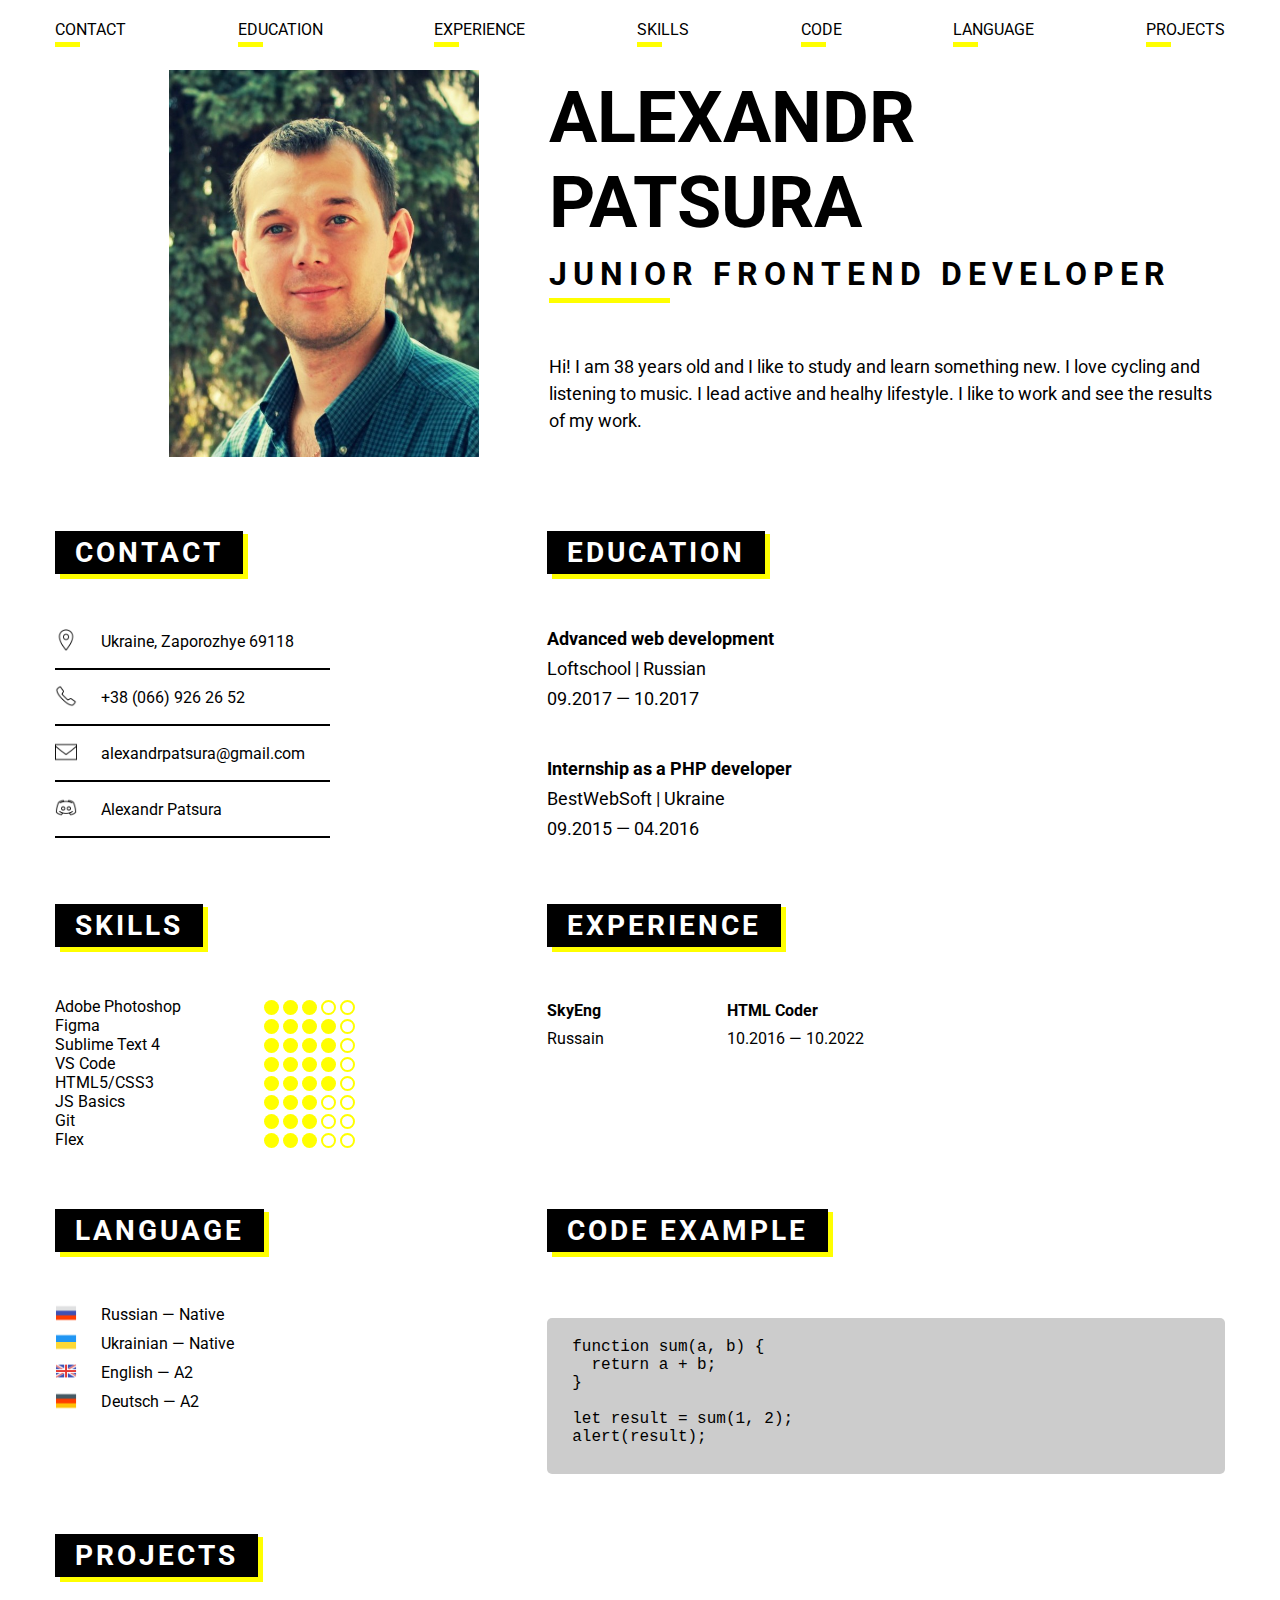
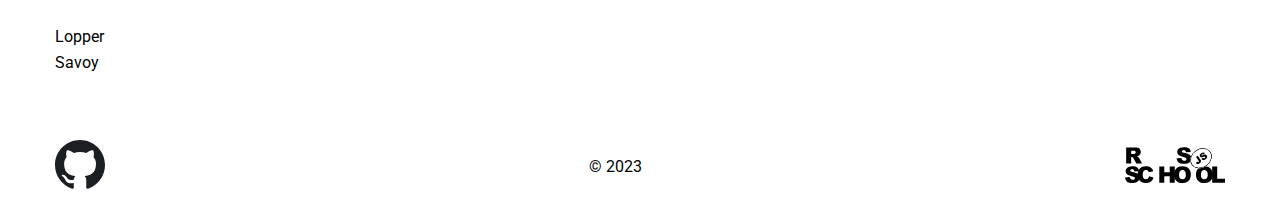
<file: index.html>
<!DOCTYPE html>
<html lang="en">

<head>
  <meta charset="UTF-8">
  <meta name="viewport" content="width=device-width, initial-scale=1.0">
  <title>CV: Alexandr Patsura</title>

  <link rel="preconnect" href="https://fonts.googleapis.com">
  <link rel="preconnect" href="https://fonts.gstatic.com" crossorigin>
  <link href="https://fonts.googleapis.com/css2?family=Roboto&display=swap" rel="stylesheet">

  <link rel="stylesheet" href="style.css">
</head>
<body>
  <div class="wrapper">
    <header class="header container">
      <nav class="nav__menu">
        <ul class="menu">
          <li class="menu__item">
            <a href="#contact" class="menu__link">Contact</a>
          </li>
          <li class="menu__item">
            <a href="#education" class="menu__link">Education</a>
          </li>
          <li class="menu__item">
            <a href="#experience" class="menu__link">Experience</a>
          </li>
          <li class="menu__item">
            <a href="#skills" class="menu__link">Skills</a>
          </li>
          <li class="menu__item">
            <a href="#code" class="menu__link">Code</a>
          </li>
          <li class="menu__item">
            <a href="#language" class="menu__link">Language</a>
          </li>
          <li class="menu__item">
            <a href="#projects" class="menu__link">projects</a>
          </li>
        </ul>

<!-- <div class="menu-wrap">
  <input type="checkbox" class="toggler">
  <div class="hamburger">
    <div></div>
  </div>
  <div class="menu__mobile">
    <div>
      <div>
        <ul>
          <li><a href="#contact" class="">Contact</a></li>
          <li><a href="#education" class="">Education</a></li>
          <li><a href="#experience" class="">Experience</a></li>
          <li><a href="#skills" class="">Skills</a></li>
          <li><a href="#code" class="">Code example</a></li>
          <li><a href="#language" class="">Language</a></li>
        </ul>
      </div>
    </div>
  </div>
</div> -->

      </nav>
    </header>

    <main class="main container">
      <div class="about">
        <div class="about__avatar">
          <picture class="avatar">
            <source srcset="./images/avatar2.jpg">
            <img src="./images/avatar.jpg" alt="avatar" class="avatar__image">
          </picture>
        </div>

        <div class="about__user">
          <h1 class="user__name">Alexandr <br> Patsura</h1>
          <p class="user__desc">Junior Frontend developer</p>

          <p class="about__text">Hi! I am 38 years old and I like to study and learn something new. I love cycling and listening to music. I lead active and healhy lifestyle. I like to work and see the results of my work.</p>
        </div>
      </div>

      <div class="section__wrapper">
        <section class="section contact">
          <h2 id="contact" class="section__title">Contact</h2>
          <ul class="contact__list">
            <li class="contact__item">
              <a href="https://goo.gl/maps/6YW11MnCN6Ni6JfD8" class="contact__link">
                <span class="contact__icon"><img src="./images/location.png" alt="location"></span> Ukraine, Zaporozhye 69118</a>
            </li>
            <li class="contact__item">
              <a href="tel:+380669262652" class="contact__link">
                <span class="contact__icon"><img src="./images/phone.png" alt="phone"></span> +38 (066) 926 26 52</a>
            </li>
            <li class="contact__item">
              <a href="mailto:alexandrpatsura@gmail.com" class="contact__link">
                <span class="contact__icon"><img src="./images/email.png" alt="email"></span> alexandrpatsura@gmail.com</a>
            </li>
            <li class="contact__item">
              <a href="https://discordapp.com/users/xander9672" class="contact__link">
                <span class="contact__icon"><img src="./images/discord.png" alt="discord"></span> Alexandr Patsura</a>
            </li>
          </ul>
        </section>

        <section class="section education">
          <h2 id="education" class="section__title">Education</h2>
          <ul class="education__list">
            <li class="education__item">
              <p class="education__speciality">Advanced web development</p>
              <p>Loftschool | Russian</p>
              <p>09.2017 — 10.2017</p>
            </li>
            <li class="education__item">
              <p class="education__speciality">Internship as a PHP developer</p>
              <p>BestWebSoft | Ukraine</p>
              <p>09.2015 — 04.2016</p>
            </li>
          </ul>
        </section>

        <section class="section skills">
          <h2 id="skills" class="section__title">Skills</h2>
          <!-- <div class="skills__block"> -->
            <ul class="skills__list">
              <li class="skills__item">Adobe Photoshop
                <span>
                  <span class="rating__circle-full"></span>
                  <span class="rating__circle-full"></span>
                  <span class="rating__circle-full"></span>
                  <span class="rating__circle-empty"></span>
                  <span class="rating__circle-empty"></span>
                </span>
              </li>
              <li class="skills__item">Figma
                <span>
                  <span class="rating__circle-full"></span>
                  <span class="rating__circle-full"></span>
                  <span class="rating__circle-full"></span>
                  <span class="rating__circle-full"></span>
                  <span class="rating__circle-empty"></span>
                </span>
              </li>
              <li class="skills__item">Sublime Text 4
                <span>
                  <span class="rating__circle-full"></span>
                  <span class="rating__circle-full"></span>
                  <span class="rating__circle-full"></span>
                  <span class="rating__circle-full"></span>
                  <span class="rating__circle-empty"></span>
                </span>
              </li>
              <li class="skills__item">VS Code
                <span>
                  <span class="rating__circle-full"></span>
                  <span class="rating__circle-full"></span>
                  <span class="rating__circle-full"></span>
                  <span class="rating__circle-full"></span>
                  <span class="rating__circle-empty"></span>
                </span>
              </li>
              <li class="skills__item">HTML5/CSS3
                <span>
                  <span class="rating__circle-full"></span>
                  <span class="rating__circle-full"></span>
                  <span class="rating__circle-full"></span>
                  <span class="rating__circle-full"></span>
                  <span class="rating__circle-empty"></span>
                </span>
              </li>
              <li class="skills__item">JS Basics
                <span>
                  <span class="rating__circle-full"></span>
                  <span class="rating__circle-full"></span>
                  <span class="rating__circle-full"></span>
                  <span class="rating__circle-empty"></span>
                  <span class="rating__circle-empty"></span>
                </span>
              </li>
              <li class="skills__item">Git
                <span>
                  <span class="rating__circle-full"></span>
                  <span class="rating__circle-full"></span>
                  <span class="rating__circle-full"></span>
                  <span class="rating__circle-empty"></span>
                  <span class="rating__circle-empty"></span>
                </span>
              </li>
              <li class="skills__item">Flex
                <span>
                  <span class="rating__circle-full"></span>
                  <span class="rating__circle-full"></span>
                  <span class="rating__circle-full"></span>
                  <span class="rating__circle-empty"></span>
                  <span class="rating__circle-empty"></span>
                </span>
              </li>
            </ul>
          <!-- </div> -->
        </section>

        <section class="section experience">
          <h2 id="experience" class="section__title">Experience</h2>
          <ul class="experience__list">
            <li class="experience__item">
              <div>
                <p>SkyEng</p>
                <p>Russain</p>
              </div>
              <div>
                <p>HTML Coder</p>
                <p>10.2016 — 10.2022</p>
              </div>
            </li>
          </ul>
        </section>

        <section class="section language">
          <h2 id="language" class="section__title">Language</h2>
          <ul class="language__list">
            <li class="language__item">
              <span class="contact__icon"><img src="./images/russian.png" alt="Russian flag"></span> Russian — Native
            </li>
            <li class="language__item">
              <span class="contact__icon"><img src="./images/ukraine.png" alt="Ukrainian flag"></span> Ukrainian — Native
            </li>
            <li class="language__item">
              <span class="contact__icon"><img src="./images/britain.png" alt="English flag"></span> English — A2
            </li>
            <li class="language__item">
              <span class="contact__icon"><img src="./images/germany.png" alt="Deutsch flag"></span> Deutsch — A2
            </li>
          </ul>
        </section>

        <section class="section code">
          <h2 id="code" class="section__title">Code example</h2>
          <pre class="code__example">
function sum(a, b) {
  return a + b;
}

let result = sum(1, 2);
alert(result);
                  </pre>
        </section>

        <section class="section projects">
          <h2 id="projects" class="section__title">Projects</h2>
          <ul class="projects__menu">
            <li class="projects__item">
              <a href="https://apatsura.github.io/Lopper/build" target="_blank" class="projects__link">Lopper</a>
            </li>
            <li class="projects__item">
              <a href="https://apatsura.github.io/savoy/build" target="_blank" class="projects__link">Savoy</a>
            </li>
          </ul>
        </section>
      </div>
    </main>

    <footer class="footer container">
      <div class="footer__github">
        <a href="https://github.com/apatsura">
          <img src="./images/github.svg" alt="github-icon" class="icon__github">
        </a>
      </div>
      <div class="footer__copyright">© 2023</div>
      <div class="footer__rss">
        <a href="https://rs.school/js/">
          <img src="./images/rs_school_js.svg" alt="rsschool-icon" class="icon__rss">
        </a>
      </div>
    </footer>
  </div>
</body>
</html>
</file>
<file: style.css>
/* ======================== ResetCSS ======================== */
*,
*::after,
*::before {
  box-sizing: border-box;
}

html,
body {
  font-family: 'Roboto', sans-serif;
  font-size: 16px;
  color: #000;
  background-color: #fff;

  margin: 0;
  padding: 0;
}

h1, h2, h3, h4, h5, h6, p, a, ul, li {
  margin: 0;
  padding: 0;
}

ul {
  font-size: 0;
}

li {
  list-style-type: none;
}

li, a, p {
  font-size: 1rem;
}

a {
  text-decoration: none;
}

img {
  max-width: 100%;
  height: auto;
}


/* ======================== Structure ======================== */
.wrapper {
  display: flex;
  flex-direction: column;
  align-items: center;
  min-width: 320px;
  min-height: 100vh;
  overflow: hidden;
}

.container {
  max-width: 1200px;
  width: 100%;
  padding: 0 15px;
}

/* ======================== Header ======================== */
.header {
  min-height: 60px;
}

.menu {
  display: flex;
  justify-content: space-between;
}

.menu__item {
  padding: 20px 0;
}

.menu__link {
  color: #000;
  text-transform: uppercase;
  position: relative;
}

.menu__link::after {
  content: '';
  display: block;
  width: 25px;
  height: 5px;
  background-color: #ff0;
  position: absolute;
  bottom: -8px;
  transition: all .5s linear;
}

.menu__link:hover::after {
  width: 99%;
}

/* ======================== Mobile menu ======================== */
.menu-wrap {
  display: none;
  z-index: 1;
}

.menu-wrap .toggler {
  position: absolute;
  top: 0;
  right: 0;
  z-index: 2;
  cursor: pointer;
  width: 50px;
  height: 50px;
  opacity: 0;
}

.menu-wrap .hamburger {
  position: absolute;
  top: 0;
  right: 0;
  z-index: 1;
  width: 60px;
  height: 60px;
  padding: 1rem;
  display: flex;
  align-items: center;
  justify-content: center;
  background-color: #ccc;
}

/* Hamburger line */
.menu-wrap .hamburger  div {
  position: relative;
  width: 100%;
  height: 2px;
  background-color: #ff0;
  display: flex;
  align-items: center;
  justify-content: center;
  transition: all 0.4s ease;
}

/* Top and bottom lines */
.menu-wrap .hamburger > div:before,
.menu-wrap .hamburger > div:after {
  content: '';
  position: absolute;
  z-index: 1;
  top: -10px;
  width: 100%;
  height: 2px;
  background: inherit;
}

/* Moves line down */
.menu-wrap .hamburger>div:after {
  top: 10px;
}

/* Toggler animate */
.menu-wrap .toggler:checked+.hamburger>div {
  transform: rotate(135deg);
}

/* Turn Lines into X */
.menu-wrap .toggler:checked+.hamburger>div:before,
.menu-wrap .toggler:checked+.hamburger>div:after {
  top: 0;
  transform: rotate(90deg);
}

/* Rotate on hover when checked */
.menu-wrap .toggler:checked:hover+.hamburger>div {
  transform: rotate(225deg);
}

/* Show menu */
.menu-wrap .toggler:checked~.menu__mobile {
  visibility: visible;
}

.menu-wrap .toggler:checked~.menu__mobile>div {
  transform: scale(1);
  transition-duration: 0.75s;
}

.menu-wrap .toggler:checked~.menu__mobile>div>div {
  opacity: 1;
  transition: opacity 0.4s ease;
}

.menu-wrap .menu__mobile {
  position: fixed;
  top: 0;
  left: 0;
  width: 100%;
  height: 100%;
  visibility: hidden;
  overflow: hidden;
  display: flex;
  align-items: center;
  justify-content: center;
}

.menu-wrap .menu__mobile>div {
  background-color: rgba(24, 39, 51, 0.85);
  border-radius: 50%;
  width: 200vw;
  height: 200vw;
  display: flex;
  flex: none;
  align-items: center;
  justify-content: center;
  transform: scale(0);
  transition: all 0.4s ease;
}

.menu-wrap .menu__mobile>div>div {
  text-align: center;
  max-width: 90vw;
  max-height: 100vh;
  opacity: 0;
  transition: opacity 0.4s ease;
}

.menu-wrap .menu__mobile>div>div>ul>li {
  list-style: none;
  color: #fff;
  font-size: 1.5rem;
  padding: 1rem;
}

.menu-wrap .menu__mobile>div>div>ul>li>a {
  color: inherit;
  text-decoration: none;
  transition: color 0.4s ease;
}


/* ======================== Main ======================== */
.section:not(:last-child) {
  margin-bottom: 50px;
}

.section__wrapper {
  display: flex;
  gap: 10px 15px;
  flex-wrap: wrap;
  margin-bottom: 50px;
}

.section:nth-child(odd) {
  flex: 1 1 40%;
}

.section:nth-child(even) {
  flex: 10 1 50%;
}

.section__title {
  text-transform: uppercase;
  background-color: #000;
  color: #fff;
  font-weight: bold;
  text-align: center;
  display: inline-block;
  padding: 5px 20px;
  font-size: 28px;
  letter-spacing: 3px;
  margin-bottom: 50px;
  position: relative;
}

.section__title::after {
  content: '';
  display: block;
  width: 100%;
  height: 45px;
  position: absolute;
  border-right: 5px solid #ff0;
  border-bottom: 5px solid #ff0;
  top: 3px;
  left: 5px;
}

/* ======================== About ======================== */
.about {
  display: flex;
  gap: 10px 15px;
  margin-top: 10px;
  margin-bottom: 70px
}

.about__avatar {
  display: flex;
  justify-content: end;
  flex: 1 1 430px;
}

.avatar {
  max-width: 310px;
  width: 100%;
  height: auto;
  display: block;
  overflow: hidden;
}

.about__user {
  flex: 1 1 740px;
  padding-top: 5px;
  padding-left: 55px;
}

.user__name {
  text-transform: uppercase;
  font-size: 72px;
  margin-bottom: 10px;
}

.user__desc {
  text-transform: uppercase;
  font-size: 32px;
  letter-spacing: 6px;
  font-weight: bold;
  margin-bottom: 60px;
  position: relative;
}

.user__desc::after {
  content: '';
  display: block;
  background-color: #ff0;
  width: 9.44vw;
  height: 5px;
  position: absolute;
  bottom: -10px;
}

.about__text {
  line-height: 27px;
  font-size: 18px;
}

.contact__item {
  position: relative;
  padding: 5px 0;
}

.contact__item::after {
  content: '';
  display: block;
  position: absolute;
  bottom: -10px;
  width: 275px;
  height: 2px;
  background-color: #000;
}

.contact__item:not(:last-child) {
  margin-bottom: 20px;
}

.contact__link {
  color: #000;
}

.contact__icon {
  margin-right: 20px;
  width: 22px;
  display: inline-block;
  vertical-align: sub;
}

.experience__item {
  display: flex;
}

.experience__item div:first-child {
  width: 180px;
}

.experience__item p {
  line-height: 28px;
}

.experience__item div p:first-child {
  font-weight: bold;
}

.education__item {
  line-height: 30px;
}

.education__item:not(:last-child) {
  margin-bottom: 40px;
}

.education__item p {
  font-size: 18px;
}

.education__speciality {
  font-weight: bold;
}

.skills__list {
  width: 300px;
}

.skills__item {
  display: flex;
  justify-content: space-between;
}

.rating__circle-full {
  display: inline-block;
  background-color: #ff0;
  border-radius: 50%;
  vertical-align: middle;
  width: 15px;
  height: 15px;
}

.rating__circle-empty {
  display: inline-block;
  border: 2px solid #ff0;
  border-radius: 50%;
  vertical-align: middle;
  width: 15px;
  height: 15px;
}

.language__list {
  line-height: 25px;
}

.code__example {
  padding: 20px 25px 10px;
  background-color: #ccc;
  border-radius: 5px;
  margin-bottom: 0;
}

.projects__item:not(:last-child) {
  margin-bottom: 7px;
}

.projects__link {
  color: #000;
}

/* ======================== Footer ======================== */
.footer {
  display: flex;
  justify-content: space-between;
  align-items: center;
  min-height: 90px;
}

.icon__github {
  width: 50px;
}

.icon__rss {
  width: 100px;
}

/* ======================== Media ======================== */
@media screen and (max-width: 768px) {
  .menu {
    flex-wrap: wrap;
    justify-content: space-evenly;
  }
}

@media screen and (max-width: 700px) {
  .about {
    flex-direction: column;
    align-items: center;
  }

  .about__avatar {
    flex-basis: auto;
  }

  .user__name {
    font-size: 45px;
  }

  .about__user {
    flex-basis: auto;
    padding-top: 0;
    padding-left: 0;
    text-align: center;
  }

  .user__desc {
    font-size: 20px;
    margin-bottom: 40px;
  }

  .user__desc::after {
    margin-left: -4.72vw;
    left: 50%;
  }

  .section {
    display: flex;
    flex-direction: column;
    justify-content: center;
    margin-top: 0;
    margin-bottom: 50px;
  }

  .section__wrapper {
    align-items: center;
    flex-wrap: nowrap;
    flex-direction: column;
    margin-bottom: 0;
  }

  .contact__list {
    padding-bottom: 0;
  }

  .education__list {
    padding-bottom: 0;
  }
}
</file>
